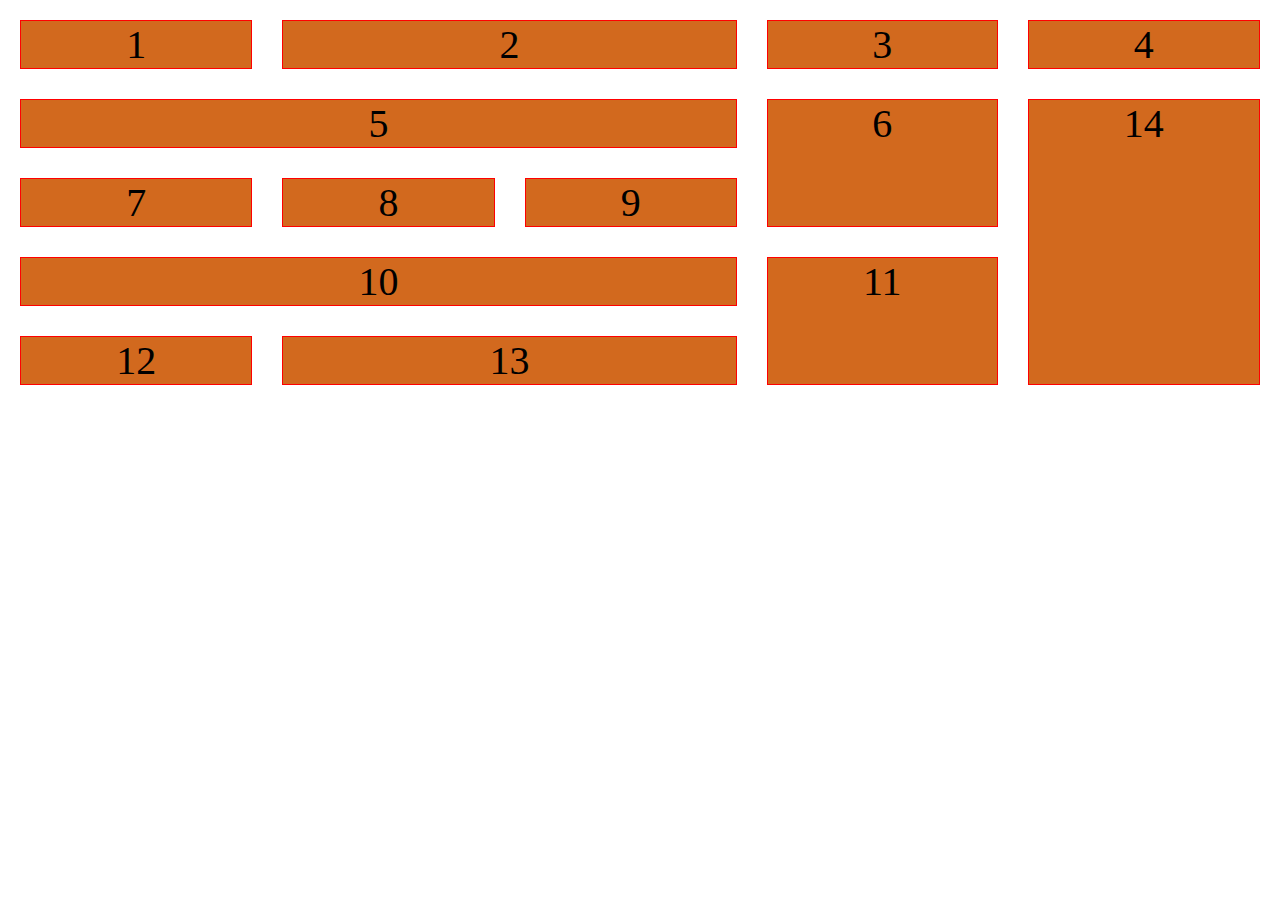
<file: index.html>
<!DOCTYPE html>
<html lang="en">
<head>
    <meta charset="UTF-8">
    <meta http-equiv="X-UA-Compatible" content="IE=edge">
    <meta name="viewport" content="width=device-width, initial-scale=1.0">
    <title>Grid</title>
    <link rel="stylesheet" href="./css/main.css">
</head>
<body>
    <div class="grid-container">
        <div class="grid-items">1</div>
        <div class="grid-items">2</div>
        <div class="grid-items">3</div>
        <div class="grid-items">4</div>
        <div class="grid-items">5</div>
        <div class="grid-items">6</div>
        <div class="grid-items">7</div>
        <div class="grid-items">8</div>
        <div class="grid-items">9</div>
        <div class="grid-items">10</div>
        <div class="grid-items">11</div>
        <div class="grid-items">12</div>
        <div class="grid-items">13</div>
        <div class="grid-items">14</div>
        
    </div>
    

</body>
</html>
</file>
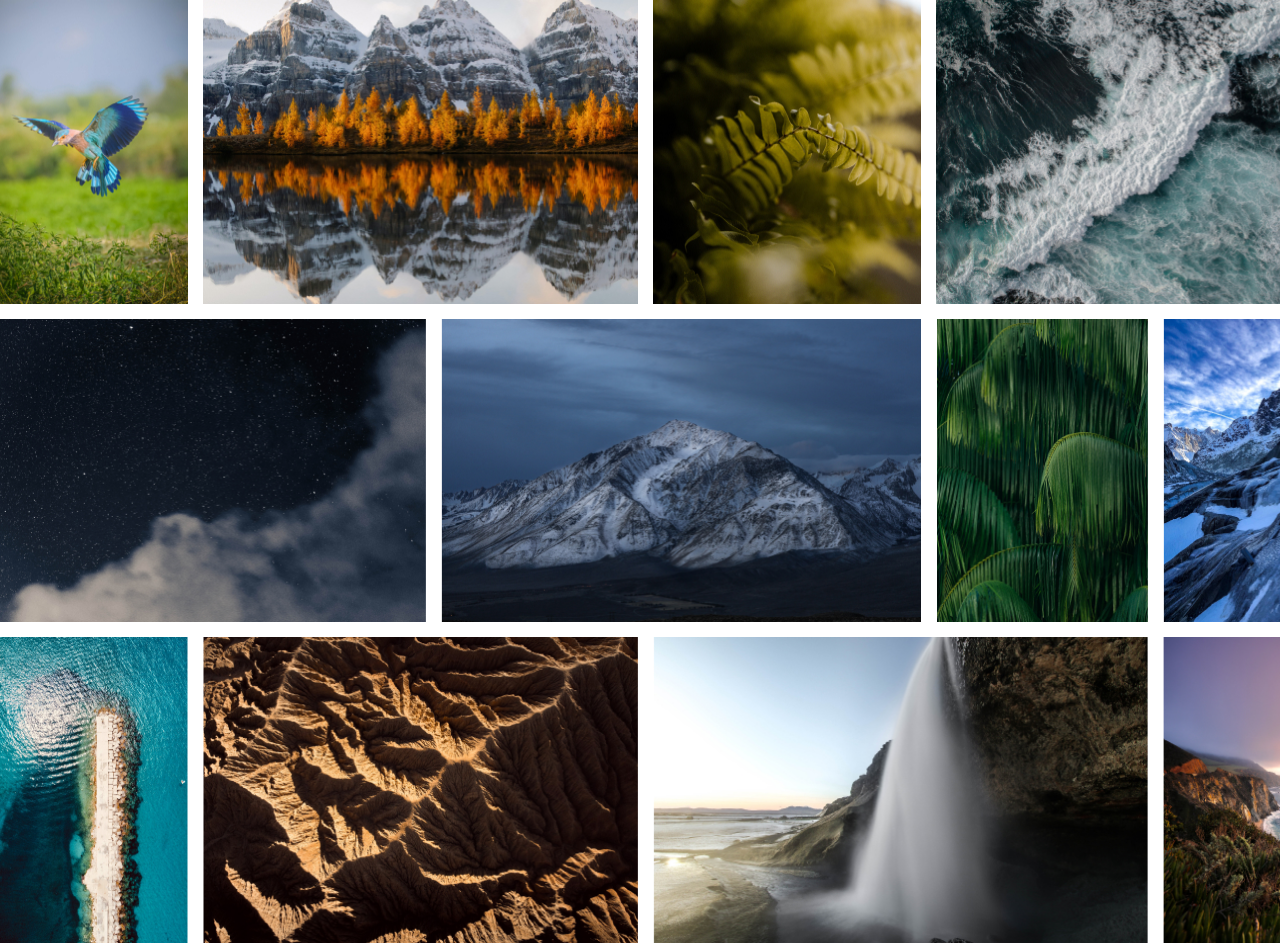
<file: amaliy ish/index.html>
<!DOCTYPE html>
<html lang="en">
<head>
    <meta charset="UTF-8">
    <meta http-equiv="X-UA-Compatible" content="IE=edge">
    <meta name="viewport" content="width=device-width, initial-scale=1.0">
    <title>Document</title>
    <link rel="stylesheet" href="./css/main.css">
</head>
<body>
   
    <div class="grid-container">
        <div class="grid-item"><img src="./img/navi-photography-HeoATyJ1DFQ-unsplash.jpg" width="100%" height="100%"  alt="bird"></div>
        <div class="grid-item"><img src="./img/kalen-emsley-LdCpEcMQgQI-unsplash.jpg" width="100%" height="100%" alt=""></div>
        <div class="grid-item"><img src="./img/hans-isaacson-BfXaTiFWQ_4-unsplash.jpg" width="100%"  height="100%"  alt=""></div>
        <div class="grid-item"><img src="./img/matt-howard-UCDiLtfDRgU-unsplash.jpg" width="100%" height="100%" alt=""></div>
        <div class="grid-item"><img src="./img/aron-yigin-7U6KI6leN1w-unsplash.jpg" width="100%" height="100%" alt=""></div>
        <div class="grid-item"><img src="./img/jeremy-bishop--LuTGW7YDt8-unsplash.jpg" width="100%" height="100%" alt=""></div>
        <div class="grid-item"><img src="./img/chuttersnap-VpmE7AbDg0A-unsplash.jpg" width="100%" height="100%" alt=""></div>
        <div class="grid-item"><img src="./img/ricardo-frantz-eCnROTxfnik-unsplash.jpg" width="100%" height="100%" alt=""></div>
        <div class="grid-item"><img src="./img/gian-bai-1JemC5Ge3WM-unsplash.jpg" width="100%" height="100%" alt=""></div>
        <div class="grid-item"><img src="./img/jeremy-bishop-W3G9_3j2C0o-unsplash.jpg" width="100%" height="100%" alt=""></div>
        <div class="grid-item"><img src="./img/jeremy-bishop-lcBr9h8Dlvg-unsplash.jpg" width="100%" height="100%" alt=""></div>
        <div class="grid-item"><img src="./img/kellen-riggin-cXHc0DRZ4qA-unsplash.jpg" width="100%" height="100%" alt=""></div>
    </div>

</body>
</html>
</file>
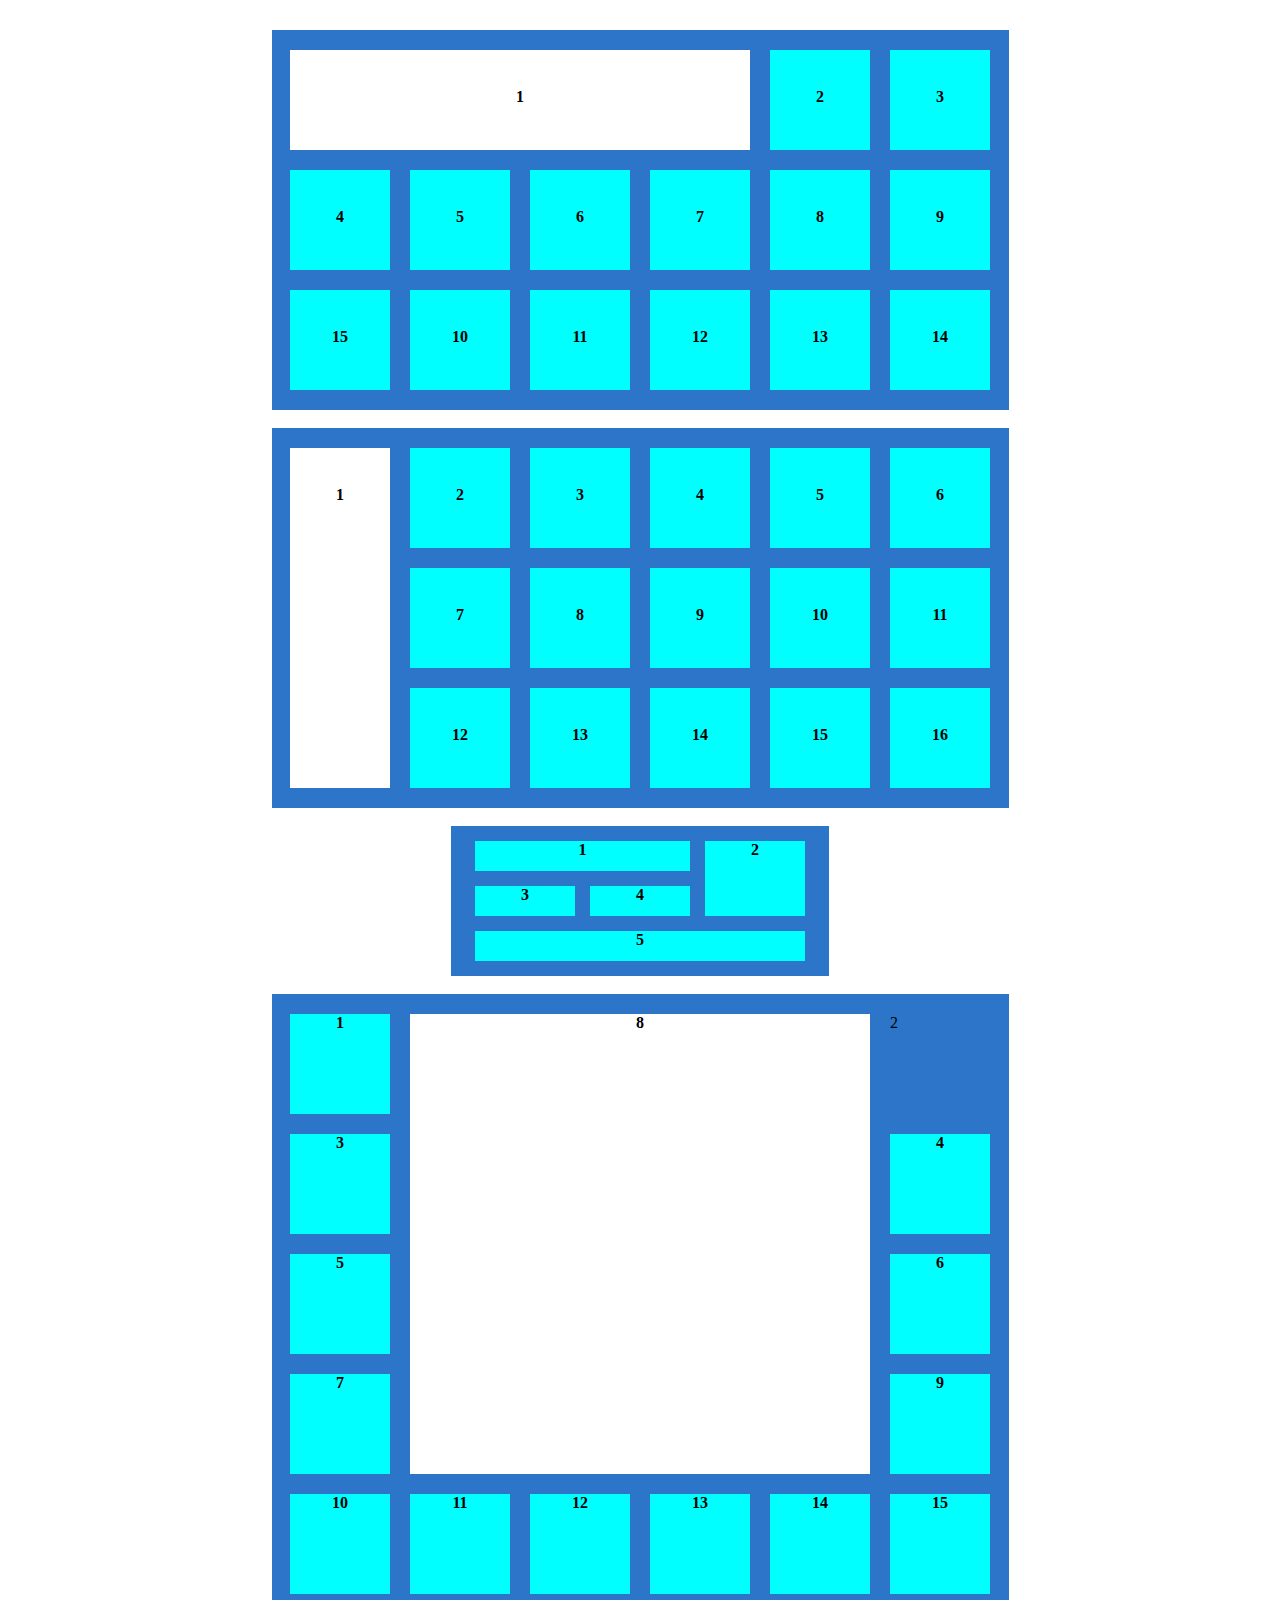
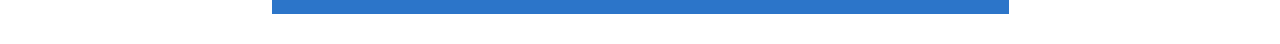
<file: tablitsa 1/index.html>
<!DOCTYPE html>
<html lang="en">
<head>
    <meta charset="UTF-8">
    <meta http-equiv="X-UA-Compatible" content="IE=edge">
    <meta name="viewport" content="width=device-width, initial-scale=1.0">
    <title>Document</title>
    <link rel="stylesheet" href="./css/main.css">
</head>
<body>
    <div class=" grid-container">
    <div class="grid-box">1</div>
    <div class="grid-box">2</div>
    <div class="grid-box">3</div>
    <div class="grid-box">4</div>
    <div class="grid-box">5</div>
    <div class="grid-box">6</div>
    <div class="grid-box">7</div>
    <div class="grid-box">8</div>
    <div class="grid-box">9</div>
    <div class="grid-box">10</div>
    <div class="grid-box">11</div>
    <div class="grid-box">12</div>
    <div class="grid-box">13</div>
    <div class="grid-box">14</div>
    <div class="grid-box">15</div>
</div>
<br>

<!-- section2 -->
<div class="grid-container-tab">
    <div class="grid-item">1</div>
    <div class="grid-item">2</div>
    <div class="grid-item">3</div>
    <div class="grid-item">4</div>
    <div class="grid-item">5</div>
    <div class="grid-item">6</div>
    <div class="grid-item">7</div>
    <div class="grid-item">8</div>
    <div class="grid-item">9</div>
    <div class="grid-item">10</div>
    <div class="grid-item">11</div>
    <div class="grid-item">12</div>
    <div class="grid-item">13</div>
    <div class="grid-item">14</div>
    <div class="grid-item">15</div>
    <div class="grid-item">16</div>
</div>

<br>
<div class="grid-container-tablet">
    <div class="grid-boxes">1</div>
    <div class="grid-boxes">2</div>
    <div class="grid-boxes">3</div>
    <div class="grid-boxes">4</div>
    <div class="grid-boxes">5</div>
</div>
<br>
<div class="grid-container-tablets">
    <div class="grid-items">1</div>
    <div class="grid-item1">2</div>
    <div class="grid-items">3</div>
    <div class="grid-items">4</div>
    <div class="grid-items">5</div>
    <div class="grid-items">6</div>
    <div class="grid-items">7</div>
    <div class="grid-items">8</div>
    <div class="grid-items">9</div>
    <div class="grid-items">10</div>
    <div class="grid-items">11</div>
    <div class="grid-items">12</div>
    <div class="grid-items">13</div>
    <div class="grid-items">14</div>
    <div class="grid-items">15</div>
    

</div>
</body>
</html>
</file>
<file: css/main.css>
*{
    box-sizing: border-box;
}
body{
    margin:0;
    padding:20px;
    
}
.grid-container{
    display: grid;
    grid-gap: 30px;
    font-size: 40px;
    text-align: center;
    grid-template-columns: auto;
    grid-template-rows: auto;
   
}
.grid-items{
    border:1px solid red;
    background-color: chocolate;
}
.grid-items:nth-child(1){
    grid-column-start: 1;
    grid-column-end: 2;
    grid-row-start:1;
    grid-row-end:2;
    
}
.grid-items:nth-child(2){
    grid-column-start: 2;
    grid-column-end: 4;
    grid-row-start:1;
    grid-row-end:2;
   
}
.grid-items:nth-child(3){
    grid-column-start: 4;
    grid-column-end: 5;
    grid-row-start:1;
    grid-row-end:2;
}
.grid-items:nth-child(4){
    grid-column-start: 5;
    grid-column-end: 6;
    grid-row-start:1;
    grid-row-end:2;
}
.grid-items:nth-child(5){
    grid-column-start: 1;
    grid-column-end: 4;
    grid-row-start:2;
    grid-row-end:3;
}
.grid-items:nth-child(6){
    grid-column-start: 4;
    grid-column-end: 5;
    grid-row-start:2;
    grid-row-end:4;
}
.grid-items:nth-child(7){
    grid-column-start: 1;
    grid-column-end: 2;
    grid-row-start:3;
    grid-row-end:4;
}
.grid-items:nth-child(8){
    grid-column-start: 2;
    grid-column-end: 3;
    grid-row-start:3;
    grid-row-end:4;
}
.grid-items:nth-child(9){
    grid-column-start: 3;
    grid-column-end: 4;
    grid-row-start:3;
    grid-row-end:4;
}
.grid-items:nth-child(10){
    grid-column-start: 1;
    grid-column-end: 4;
    grid-row-start:4;
    grid-row-end:5;
}
.grid-items:nth-child(11){
    grid-column-start: 4;
    grid-column-end: 5;
    grid-row-start:4;
    grid-row-end:6;
}
.grid-items:nth-child(12){
    grid-column-start: 1;
    grid-column-end: 2;
    grid-row-start:5;
    grid-row-end:6;
}
.grid-items:nth-child(13){
    grid-column-start: 2;
    grid-column-end: 4;
    grid-row-start:5;
    grid-row-end:6;
}
.grid-items:nth-child(14){
    grid-column-start: 5;
    grid-column-end: 6;
    grid-row-start:2;
    grid-row-end:6;
}
</file>
<file: amaliy ish/css/main.css>
*{
    box-sizing: border-box;
}
body{
    margin:0;

}
.grid-container{
    display: grid;
    grid-gap:15px;
    grid-template-columns: 188px 223px 197px 268px 212px 240px;

}

.grid-item:nth-child(1){
    grid-column-start: 1;
    grid-column-end: 2;
    grid-row-start:1;
    grid-row-end:2;
}
.grid-item:nth-child(2){
    grid-column-start: 2;
    grid-column-end: 4;
    grid-row-start:1;
    grid-row-end:2;
}
.grid-item:nth-child(3){
    grid-column-start: 4;
    grid-column-end: 5;
    grid-row-start:1;
    grid-row-end:2;
}
.grid-item:nth-child(4){
    grid-column-start: 5;
    grid-column-end: 7;
    grid-row-start:1;
    grid-row-end:2;
}
.grid-item:nth-child(5){
    grid-column-start: 1;
    grid-column-end: 3;
    grid-row-start:2;
    grid-row-end:3;
}
.grid-item:nth-child(6){
    grid-column-start: 3;
    grid-column-end: 5;
    grid-row-start:2;
    grid-row-end:3;
}
.grid-item:nth-child(7){
    grid-column-start: 5;
    grid-column-end: 6;
    grid-row-start:2;
    grid-row-end:3;
}
.grid-item:nth-child(8){
    grid-column-start: 6;
    grid-column-end: 7;
    grid-row-start:2;
    grid-row-end:3;
}
.grid-item:nth-child(9){
    grid-column-start: 1;
    grid-column-end: 2;
    grid-row-start:3;
    grid-row-end:4;
}
.grid-item:nth-child(10){
    grid-column-start: 2;
    grid-column-end:4 ;
    grid-row-start:3;
    grid-row-end:4;
}
.grid-item:nth-child(11){
    grid-column-start: 4;
    grid-column-end:6;
    grid-row-start:3;
    grid-row-end:4;
}
.grid-item:nth-child(12){
    grid-column-start: 6;
    grid-column-end: 7;
    grid-row-start:3;
    grid-row-end:4;
}
</file>
<file: tablitsa 1/css/main.css>
*{
    box-sizing: border-box;
}
body{
    margin:0;
    padding:30px;
}


.grid-container{
    display: grid;
    grid-gap:20px;
    background-color: rgb(44, 117, 201);
    padding:20px;
    grid-template-rows: 100px 100px 100px;
    grid-template-columns: 100px 100px 100px 100px 100px 100px;
    justify-content: center;
    width: 737px;
    margin:0 auto
    
    
}
.grid-box{
    background-color: aqua;
    text-align: center;
    padding-top:38px;
    font-weight: bold;
}
.grid-box:nth-child(1){
    grid-column-start: 1;
    grid-column-end: 5;
    grid-row-start: 1;
    grid-row-end: 2;
    background-color: white;
   
    
}
.grid-box:nth-child(2){
    grid-column-start: 5;
    grid-column-end: 6;
    grid-row-start: 1;
    grid-row-end: 2;
}
.grid-box:nth-child(3){
    grid-column-start: 6;
    grid-column-end: 7;
    grid-row-start: 1;
    grid-row-end: 2;
}
.grid-box:nth-child(4){
    grid-column-start: 1;
    grid-column-end: 2;
    grid-row-start: 2;
    grid-row-end: 3;
}
.grid-box:nth-child(5){
    grid-column-start: 2;
    grid-column-end: 3;
    grid-row-start: 2;
    grid-row-end: 3;
}
.grid-box:nth-child(6){
    grid-column-start: 3;
    grid-column-end: 4;
    grid-row-start: 2;
    grid-row-end: 3;
}
.grid-box:nth-child(7){
    grid-column-start: 4;
    grid-column-end: 5;
    grid-row-start: 2;
    grid-row-end: 3;
}
.grid-box:nth-child(8){
    grid-column-start: 5;
    grid-column-end: 6;
    grid-row-start: 2;
    grid-row-end: 3;
}
.grid-box:nth-child(9){
    grid-column-start: 6;
    grid-column-end: 7;
    grid-row-start: 2;
    grid-row-end: 3;
}
.grid-box:nth-child(10){
    grid-column-start: 2;
    grid-column-end: 3;
    grid-row-start: 3;
    grid-row-end: 4;
}
.grid-box:nth-child(11){
    grid-column-start: 3;
    grid-column-end: 4;
    grid-row-start: 3;
    grid-row-end: 4;
}
.grid-box:nth-child(12){
    grid-column-start: 4;
    grid-column-end: 5;
    grid-row-start: 3;
    grid-row-end: 4;
}
.grid-box:nth-child(13){
    grid-column-start: 5;
    grid-column-end: 6;
    grid-row-start: 3;
    grid-row-end: 4;
}
.grid-box:nth-child(14){
    grid-column-start: 6;
    grid-column-end: 7;
    grid-row-start: 3;
    grid-row-end: 4;
}

/*  section2 */
.grid-container-tab{
    display: grid;
    grid-gap:20px;
    background-color: rgb(44, 117, 201);
    padding:20px;
    grid-template-rows: 100px 100px 100px;
    grid-template-columns: 100px 100px 100px 100px 100px 100px;
    justify-content: center;
    width: 737px;
    margin:0 auto
    
}
.grid-item{
    background-color: aqua;
    text-align: center;
    padding-top:38px;
    font-weight: bold;
}
.grid-item:nth-child(1){
    grid-column-start: 1;
    grid-column-end: 2;
    grid-row-start: 1;
    grid-row-end: 4;
    background-color: white;
   
}

/* section3 */
.grid-container-tablet{
    display: grid;
grid-gap:15px;
background-color: rgb(44, 117, 201);
padding:15px;
grid-template-rows: 30px 30px 30px ;
grid-template-columns: 100px 100px 100px;
justify-content: center;
width: 378px;
margin:0 auto
}


.grid-boxes{
    background-color: aqua;
    text-align: center;
    font-weight: bold;
}
.grid-boxes:nth-child(1){
    grid-column-start: 1;
    grid-column-end: 3;
    grid-row-start: 1;
    grid-row-end: 2;
}
.grid-boxes:nth-child(2){
    grid-column-start: 3;
    grid-column-end: 4;
    grid-row-start: 1;
    grid-row-end: 3;
}
.grid-boxes:nth-child(3){
    grid-column-start: 1;
    grid-column-end: 2;
    grid-row-start: 2;
    grid-row-end: 3;
}
.grid-boxes:nth-child(4){
    grid-column-start: 2;
    grid-column-end: 3;
    grid-row-start: 2;
    grid-row-end: 3;
}
.grid-boxes:nth-child(5){
    grid-column-start: 1;
    grid-column-end: 4;
    grid-row-start: 3;
    grid-row-end: 4;
}
/* section 4 */
.grid-container-tablets{
    display: grid;
    grid-gap:20px;
    background-color: rgb(44, 117, 201);
    padding:20px;
    grid-template-rows: 100px 100px 100px 100px 100px;
    grid-template-columns: 100px 100px 100px 100px 100px 100px;
    justify-content: center;
    width: 737px;
    margin:0 auto
} 
.grid-items{
    background-color: aqua;
    text-align: center;
    font-weight: bold;
}
.grid-items:nth-child(8){
    grid-column-start: 2;
    grid-column-end: 6;
    grid-row-start: 1;
    grid-row-end: 5;
    background-color: white;
   
}
</file>
